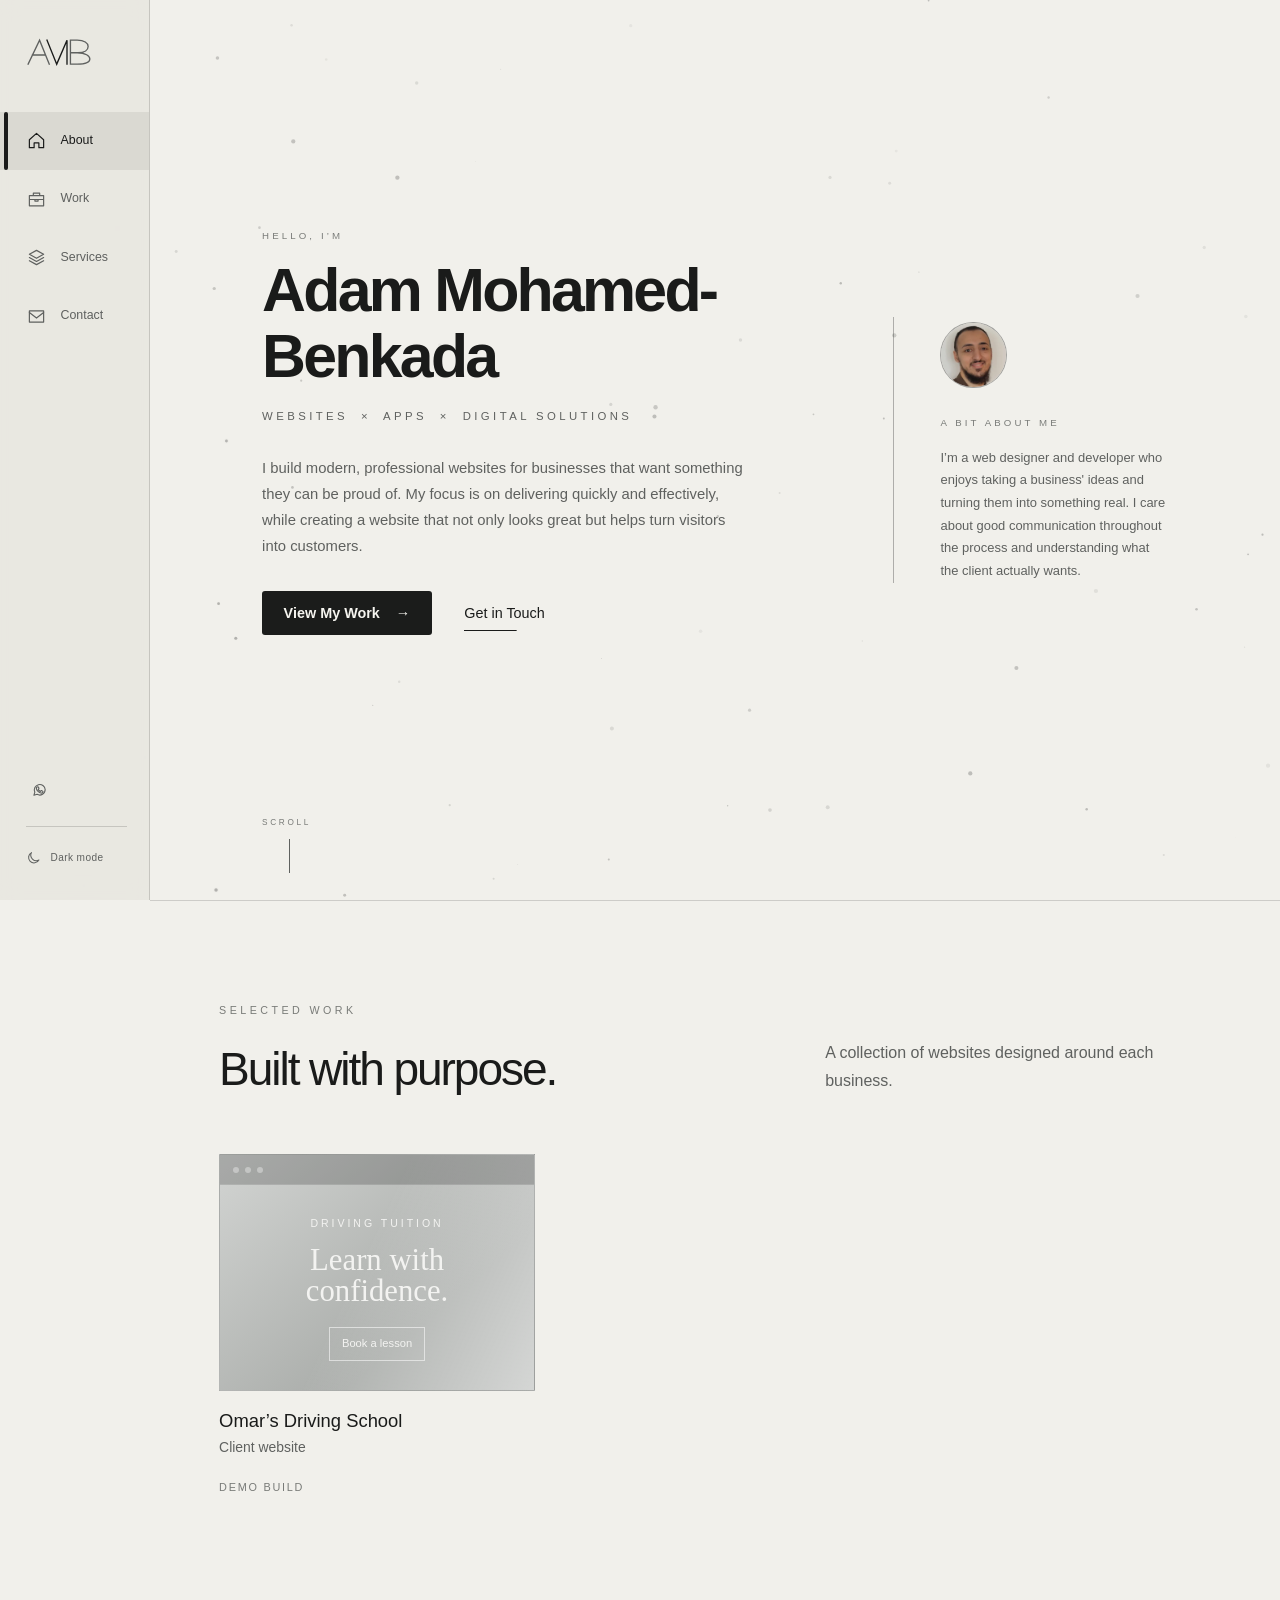
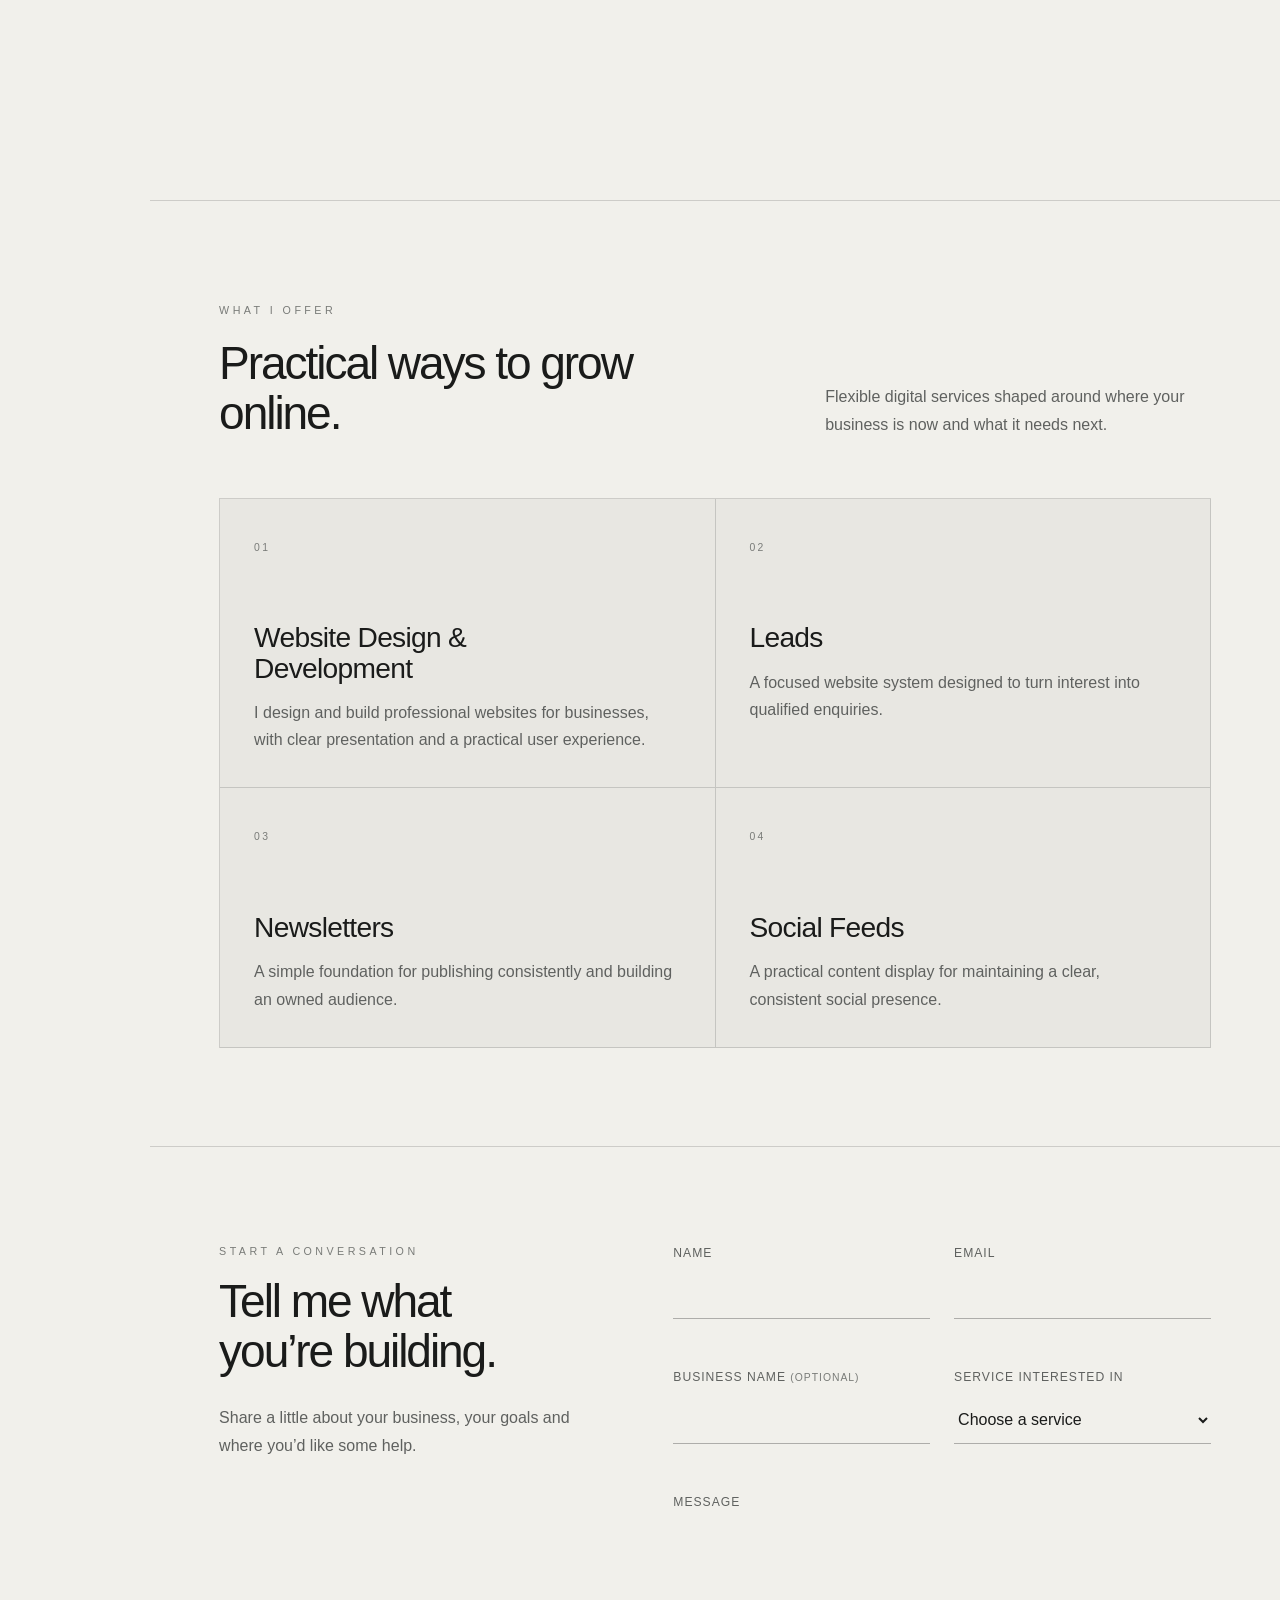
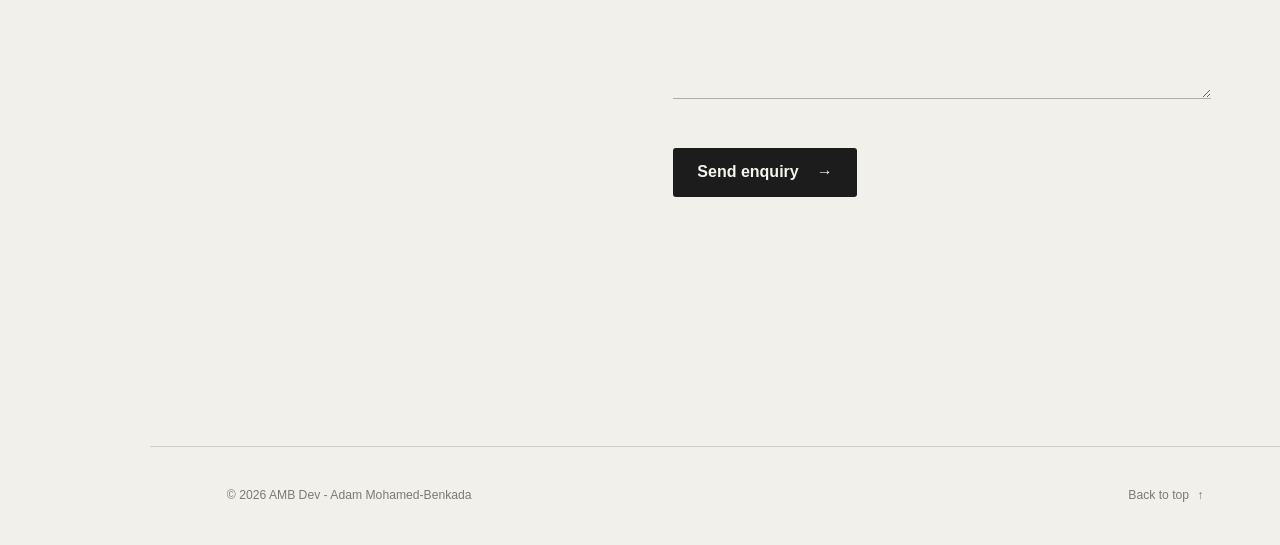
<file: index.html>
<!doctype html>
<html lang="en">
<head>
  <meta charset="utf-8">
  <meta name="viewport" content="width=device-width, initial-scale=1">
  <meta name="description" content="Explore Adam Mohamed-Benkada’s web design and development portfolio, including professional business websites, web apps and digital services.">
  <title>AMB Dev | Business Web Design &amp; Development | Adam Mohamed-Benkada</title>

  <link rel="canonical" href="https://ambdev.co.uk/">

  <meta property="og:title" content="Business Web Design &amp; Development | Adam Mohamed-Benkada">
  <meta property="og:description" content="AMB Dev is the web design and development portfolio of Adam Mohamed-Benkada, creating modern websites for businesses.">
  <meta property="og:type" content="website">
  <meta property="og:url" content="https://ambdev.co.uk/">
  <meta property="og:image" content="https://ambdev.co.uk/assets/images/social-preview.png">
  <meta property="og:image:width" content="1200">
  <meta property="og:image:height" content="630">
  <meta property="og:image:type" content="image/png">
  <meta property="og:image:alt" content="AMB logo with Web Designer &amp; Developer text on a dark background.">
  <meta name="twitter:card" content="summary_large_image">
  <meta name="twitter:title" content="Business Web Design &amp; Development | Adam Mohamed-Benkada">
  <meta name="twitter:description" content="Explore Adam Mohamed-Benkada’s web design and development portfolio, including professional business websites, web apps and digital services.">
  <meta name="twitter:image" content="https://ambdev.co.uk/assets/images/social-preview.png">

  <script type="application/ld+json">
{
  "@context": "https://schema.org",
  "@type": "WebSite",
  "name": "AMB Dev",
  "alternateName": ["AMBDev", "ambdev.co.uk"],
  "url": "https://ambdev.co.uk/"
}
</script>

  <link rel="icon" href="assets/icons/favicon-light.svg" type="image/svg+xml" media="(prefers-color-scheme: light)">
  <link rel="icon" href="assets/icons/favicon-dark.svg" type="image/svg+xml" media="(prefers-color-scheme: dark)">
  <!-- Optional favicon TODO: add PNG fallbacks only if older-browser support is required. -->
  <link rel="stylesheet" href="css/style.css">
  <script src="js/projects.js" defer></script>
  <script src="js/script.js" defer></script>
</head>
<body>
  <a class="skip-link" href="#main-content">Skip to content</a>
  <canvas id="particle-canvas" aria-hidden="true"></canvas>

  <aside class="sidebar" aria-label="Primary navigation">
    <a class="wordmark" href="#about" aria-label="Adam Mohamed-Benkada — home">
      <svg class="wordmark-logo" viewBox="0 0 112 48" aria-hidden="true">
        <path class="logo-stroke logo-muted" d="M2 44 22 2l17 42M9.5 28h21"/>
        <path class="logo-stroke logo-bright" d="M35 2 52 44 70 2v42"/>
        <path class="logo-stroke logo-muted" d="M76 2v42m0-42h12c12 0 19 5 19 11s-6 11-18 11H76m13 0c13 0 21 6 21 11s-7 9-22 9H76"/>
      </svg>
    </a>

    <nav class="sidebar-nav">
      <a class="nav-link is-active" href="#about" aria-current="page">
        <svg viewBox="0 0 24 24" aria-hidden="true"><path d="m3 11 9-8 9 8v10h-6v-6H9v6H3Z"/></svg>
        <span>About</span>
      </a>
      <a class="nav-link" href="#work">
        <svg viewBox="0 0 24 24" aria-hidden="true"><path d="M3 7h18v13H3zM8 7V4h8v3M3 12h18M10 12v2h4v-2"/></svg>
        <span>Work</span>
      </a>
      <a class="nav-link" href="#services">
        <svg viewBox="0 0 24 24" aria-hidden="true"><path d="m12 3 9 5-9 5-9-5 9-5Z"/><path d="m3 12 9 5 9-5M3 16l9 5 9-5"/></svg>
        <span>Services</span>
      </a>
      <a class="nav-link" href="#contact">
        <svg viewBox="0 0 24 24" aria-hidden="true"><path d="M3 5h18v14H3z"/><path d="m3 7 9 7 9-7"/></svg>
        <span>Contact</span>
      </a>
    </nav>

    <div class="sidebar-footer">
      <div class="socials" aria-label="WhatsApp contact">
        <a class="social-link" id="whatsapp-link" aria-label="WhatsApp — number to be added" aria-disabled="true">
          <svg viewBox="0 0 24 24" aria-hidden="true"><path d="M20.4 11.7a8.4 8.4 0 0 1-12.5 7.4L3 20.5l1.4-4.7a8.4 8.4 0 1 1 16-4.1Z"/><path d="M8.2 7.7c.2-.4.4-.4.7-.4h.5c.2 0 .4.1.5.4l.8 2c.1.3.1.5-.1.7l-.7.8c-.2.2-.1.4 0 .6.6 1.1 1.5 2 2.6 2.6.2.1.4.2.6 0l.9-1c.2-.2.4-.2.7-.1l1.9.9c.3.1.4.3.4.5 0 .3-.1 1.4-.8 1.9-.6.6-1.5.8-2.5.5-1-.2-2.3-.7-4-2.2-1.4-1.2-2.4-2.7-2.7-3.8-.3-1-.1-2.5.4-3.1l.8-.3Z"/></svg>
        </a>
      </div>

      <button class="theme-toggle" type="button" aria-label="Switch to light theme" aria-pressed="false">
        <svg class="theme-icon theme-icon-sun" viewBox="0 0 24 24" aria-hidden="true"><circle cx="12" cy="12" r="4"/><path d="M12 2v2M12 20v2M4.9 4.9l1.4 1.4M17.7 17.7l1.4 1.4M2 12h2M20 12h2M4.9 19.1l1.4-1.4M17.7 6.3l1.4-1.4"/></svg>
        <svg class="theme-icon theme-icon-moon" viewBox="0 0 24 24" aria-hidden="true"><path d="M20 15.5A8.5 8.5 0 0 1 8.5 4 8.5 8.5 0 1 0 20 15.5Z"/></svg>
        <span class="theme-label">Light mode</span>
      </button>
    </div>
  </aside>

  <header class="mobile-header">
    <a class="wordmark" href="#about" aria-label="Adam Mohamed-Benkada — home">
      <svg class="wordmark-logo" viewBox="0 0 112 48" aria-hidden="true">
        <path class="logo-stroke logo-muted" d="M2 44 22 2l17 42M9.5 28h21"/>
        <path class="logo-stroke logo-bright" d="M35 2 52 44 70 2v42"/>
        <path class="logo-stroke logo-muted" d="M76 2v42m0-42h12c12 0 19 5 19 11s-6 11-18 11H76m13 0c13 0 21 6 21 11s-7 9-22 9H76"/>
      </svg>
    </a>
    <div class="mobile-actions">
      <button class="theme-toggle theme-toggle-mobile" type="button" aria-label="Switch to light theme" aria-pressed="false">
        <svg class="theme-icon theme-icon-sun" viewBox="0 0 24 24" aria-hidden="true"><circle cx="12" cy="12" r="4"/><path d="M12 2v2M12 20v2M4.9 4.9l1.4 1.4M17.7 17.7l1.4 1.4M2 12h2M20 12h2M4.9 19.1l1.4-1.4M17.7 6.3l1.4-1.4"/></svg>
        <svg class="theme-icon theme-icon-moon" viewBox="0 0 24 24" aria-hidden="true"><path d="M20 15.5A8.5 8.5 0 0 1 8.5 4 8.5 8.5 0 1 0 20 15.5Z"/></svg>
      </button>
      <button class="menu-toggle" type="button" aria-expanded="false" aria-controls="mobile-menu" aria-label="Open navigation menu">
        <span></span><span></span><span></span>
      </button>
    </div>
    <nav class="mobile-nav" id="mobile-menu" aria-label="Mobile navigation">
      <a class="nav-link is-active" href="#about" aria-current="page">About</a>
      <a class="nav-link" href="#work">Work</a>
      <a class="nav-link" href="#services">Services</a>
      <a class="nav-link" href="#contact">Contact</a>
    </nav>
  </header>

  <main id="main-content">
    <section class="about section" id="about" aria-labelledby="about-title">
      <div class="about-intro">
        <p class="eyebrow">Hello, I’m</p>
        <h1 id="about-title">Adam Mohamed-Benkada</h1>
        <p class="specialisms">Websites <span aria-hidden="true">×</span> Apps <span aria-hidden="true">×</span> Digital Solutions</p>
        <p class="intro-copy">I build modern, professional websites for businesses that want something they can be proud of. My focus is on delivering quickly and effectively, while creating a website that not only looks great but helps turn visitors into customers.</p>
        <div class="about-actions">
          <a class="button button-primary" href="#work">View My Work <span aria-hidden="true">→</span></a>
          <a class="text-link" href="#contact">Get in Touch</a>
        </div>
      </div>

      <aside class="about-detail" aria-label="A bit about Adam">
        <div class="profile-placeholder">
          <img class="profile-image" src="assets/images/adam-mohamed-benkada.webp" alt="Portrait of Adam Mohamed-Benkada" width="320" height="320" decoding="async" fetchpriority="high">
        </div>
        <p class="eyebrow">A bit about me</p>
        <p>I’m a web designer and developer who enjoys taking a business' ideas and turning them into something real. I care about good communication throughout the process and understanding what the client actually wants.</p>
      </aside>

      <a class="scroll-cue" href="#work" aria-label="Scroll to selected work">
        <span>Scroll</span>
        <span class="scroll-line" aria-hidden="true"></span>
      </a>
    </section>

    <section class="work section content-section" id="work" aria-labelledby="work-title">
      <div class="section-heading">
        <p class="eyebrow">Selected work</p>
        <h2 id="work-title">Built with purpose.</h2>
        <p>A collection of websites designed around each business.</p>
      </div>

      <div class="project-grid" id="project-grid"></div>
    </section>

    <section class="services section content-section" id="services" aria-labelledby="services-title">
      <div class="section-heading">
        <p class="eyebrow">What I offer</p>
        <h2 id="services-title">Practical ways to grow online.</h2>
        <p>Flexible digital services shaped around where your business is now and what it needs next.</p>
      </div>

      <div class="service-grid">
        <article class="service-card"><span>01</span><h3>Website Design &amp; Development</h3><p>I design and build professional websites for businesses, with clear presentation and a practical user experience.</p></article>
        <article class="service-card"><span>02</span><h3>Leads</h3><p>A focused website system designed to turn interest into qualified enquiries.</p></article>
        <article class="service-card"><span>03</span><h3>Newsletters</h3><p>A simple foundation for publishing consistently and building an owned audience.</p></article>
        <article class="service-card"><span>04</span><h3>Social Feeds</h3><p>A practical content display for maintaining a clear, consistent social presence.</p></article>
      </div>
    </section>

    <section class="contact section content-section" id="contact" aria-labelledby="contact-title">
      <div class="contact-intro">
        <p class="eyebrow">Start a conversation</p>
        <h2 id="contact-title">Tell me what you’re building.</h2>
        <p>Share a little about your business, your goals and where you’d like some help.</p>
      </div>

      <!-- Netlify Forms handles production submissions; email notifications are configured in the Netlify dashboard. -->
      <form class="contact-form" id="contact-form" name="contact" action="/success.html" method="POST" data-netlify="true" data-netlify-honeypot="bot-field">
        <input type="hidden" name="form-name" value="contact">
        <p hidden aria-hidden="true">
          <label>Leave this field empty <input name="bot-field" tabindex="-1" autocomplete="off"></label>
        </p>
        <div class="form-row">
          <div class="form-field">
            <label for="name">Name</label>
            <input id="name" name="name" type="text" autocomplete="name" required>
            <span class="field-error" id="name-error"></span>
          </div>
          <div class="form-field">
            <label for="email">Email</label>
            <input id="email" name="email" type="email" autocomplete="email" required>
            <span class="field-error" id="email-error"></span>
          </div>
        </div>
        <div class="form-row">
          <div class="form-field">
            <label for="business">Business name <span>(optional)</span></label>
            <input id="business" name="business" type="text" autocomplete="organization">
            <span class="field-error" id="business-error"></span>
          </div>
          <div class="form-field">
            <label for="service">Service interested in</label>
            <select id="service" name="service" required>
              <option value="">Choose a service</option>
              <option value="lead-engine">Lead Engine</option>
              <option value="newsletter-engine">Newsletter Engine</option>
              <option value="content-studio">Social Media Content Studio</option>
              <option value="business-setup">Business Setup</option>
              <option value="other">Something else</option>
            </select>
            <span class="field-error" id="service-error"></span>
          </div>
        </div>
        <div class="form-field">
          <label for="message">Message</label>
          <textarea id="message" name="message" rows="6" required minlength="10"></textarea>
          <span class="field-error" id="message-error"></span>
        </div>
        <div class="form-footer">
          <button class="button button-primary" type="submit">Send enquiry <span aria-hidden="true">→</span></button>
          <p class="form-status" role="status" aria-live="polite"></p>
        </div>
      </form>
    </section>

    <footer class="site-footer">
      <p>© <span id="current-year"></span> AMB Dev - Adam Mohamed-Benkada</p>
      <a href="#about">Back to top <span aria-hidden="true">↑</span></a>
    </footer>
  </main>
</body>
</html>
</file>
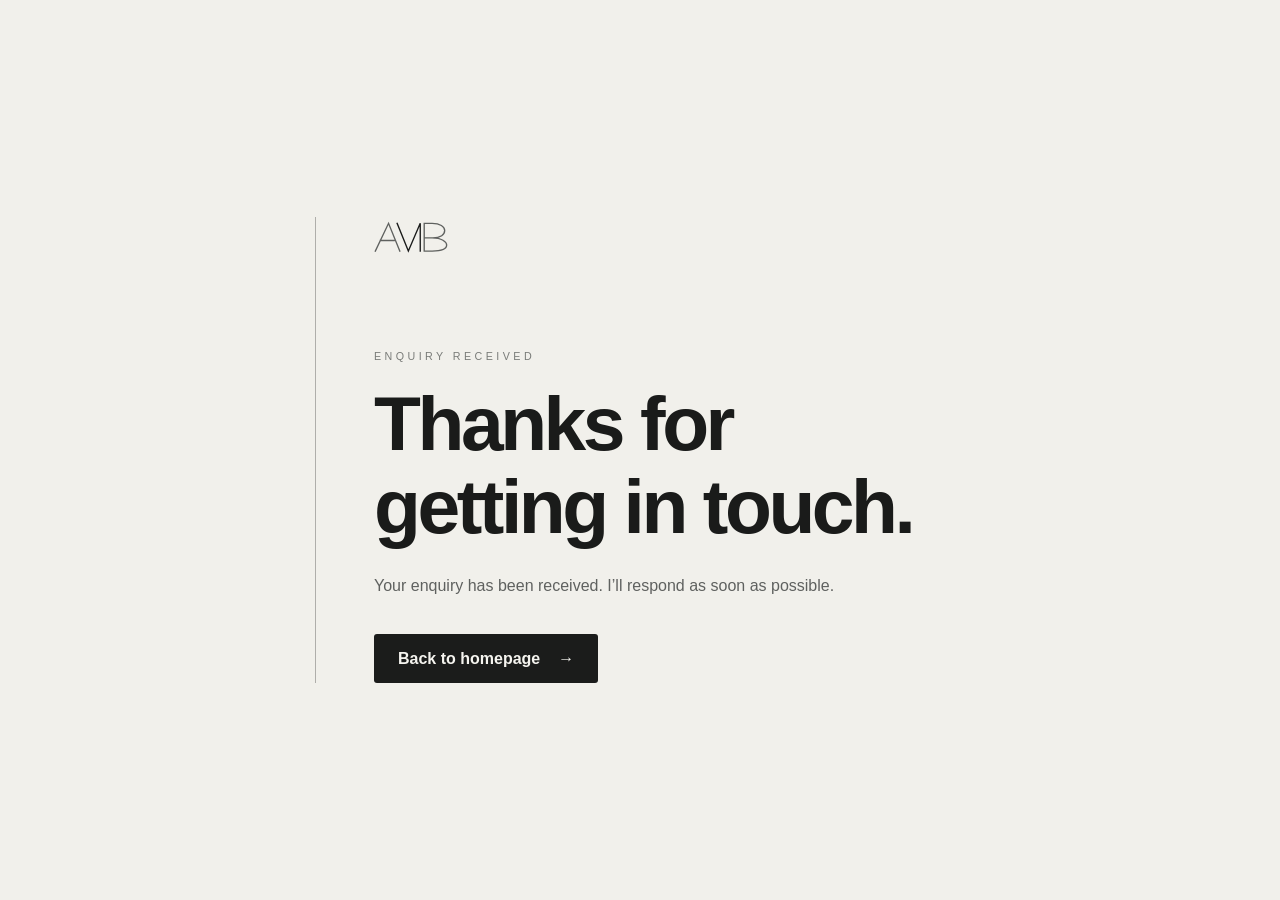
<file: success.html>
<!doctype html>
<html lang="en">
<head>
  <meta charset="utf-8">
  <meta name="viewport" content="width=device-width, initial-scale=1">
  <meta name="robots" content="noindex, follow">
  <title>Enquiry received | Adam Mohamed-Benkada</title>
  <link rel="icon" href="assets/icons/favicon-light.svg" type="image/svg+xml" media="(prefers-color-scheme: light)">
  <link rel="icon" href="assets/icons/favicon-dark.svg" type="image/svg+xml" media="(prefers-color-scheme: dark)">
  <link rel="stylesheet" href="css/style.css">
  <script src="js/script.js" defer></script>
</head>
<body class="success-page">
  <main class="success-main" id="main-content">
    <section class="success-content" aria-labelledby="success-title">
      <a class="wordmark" href="/" aria-label="Adam Mohamed-Benkada — home">
        <svg class="wordmark-logo" viewBox="0 0 112 48" aria-hidden="true">
          <path class="logo-stroke logo-muted" d="M2 44 22 2l17 42M9.5 28h21"/>
          <path class="logo-stroke logo-bright" d="M35 2 52 44 70 2v42"/>
          <path class="logo-stroke logo-muted" d="M76 2v42m0-42h12c12 0 19 5 19 11s-6 11-18 11H76m13 0c13 0 21 6 21 11s-7 9-22 9H76"/>
        </svg>
      </a>
      <p class="eyebrow">Enquiry received</p>
      <h1 id="success-title">Thanks for getting in touch.</h1>
      <p class="success-copy">Your enquiry has been received. I’ll respond as soon as possible.</p>
      <a class="button button-primary" href="/">Back to homepage <span aria-hidden="true">→</span></a>
    </section>
  </main>
</body>
</html>
</file>
<file: css/style.css>
:root {
  color-scheme: dark;
  --bg: #090a0a;
  --sidebar-bg: rgba(14, 15, 16, 0.93);
  --surface: rgba(255, 255, 255, 0.035);
  --surface-hover: rgba(255, 255, 255, 0.065);
  --text: #f3f3f1;
  --muted: #a3a3a0;
  --faint: #70716f;
  --border: rgba(255, 255, 255, 0.15);
  --border-strong: rgba(255, 255, 255, 0.27);
  --button-bg: #f1f1ee;
  --button-text: #111212;
  --particle: 225, 225, 220;
  --error: #f0a5a5;
  --sidebar-width: 150px;
  --content-max: 1160px;
  --ease: 220ms ease;
}

[data-theme="light"] {
  color-scheme: light;
  --bg: #f1f0eb;
  --sidebar-bg: rgba(232, 231, 225, 0.94);
  --surface: rgba(20, 21, 20, 0.035);
  --surface-hover: rgba(20, 21, 20, 0.07);
  --text: #1a1b1a;
  --muted: #5f615f;
  --faint: #797b78;
  --border: rgba(20, 21, 20, 0.16);
  --border-strong: rgba(20, 21, 20, 0.3);
  --button-bg: #1b1c1b;
  --button-text: #f5f4ef;
  --particle: 40, 41, 39;
  --error: #9e3131;
}

*,
*::before,
*::after {
  box-sizing: border-box;
}

html {
  scroll-behavior: smooth;
  scroll-padding-top: 1rem;
}

body {
  margin: 0;
  min-width: 320px;
  overflow-x: hidden;
  background: var(--bg);
  color: var(--text);
  font-family: Inter, "Helvetica Neue", Arial, sans-serif;
  font-size: 16px;
  line-height: 1.6;
  -webkit-font-smoothing: antialiased;
  transition: background-color var(--ease), color var(--ease);
}

button,
input,
select,
textarea {
  font: inherit;
}

button,
a {
  -webkit-tap-highlight-color: transparent;
}

a {
  color: inherit;
  text-decoration: none;
}

img,
svg {
  display: block;
}

::selection {
  background: var(--text);
  color: var(--bg);
}

:focus-visible {
  outline: 2px solid var(--text);
  outline-offset: 4px;
}

.skip-link {
  position: fixed;
  z-index: 1000;
  top: 1rem;
  left: 1rem;
  padding: 0.65rem 1rem;
  transform: translateY(-200%);
  background: var(--button-bg);
  color: var(--button-text);
  transition: transform var(--ease);
}

.skip-link:focus {
  transform: translateY(0);
}

#particle-canvas {
  position: fixed;
  z-index: 0;
  inset: 0;
  width: 100%;
  height: 100%;
  pointer-events: none;
}

.sidebar {
  position: fixed;
  z-index: 20;
  inset: 0 auto 0 0;
  display: flex;
  width: var(--sidebar-width);
  flex-direction: column;
  border-right: 1px solid var(--border);
  background: var(--sidebar-bg);
  backdrop-filter: blur(10px);
}

.wordmark {
  display: inline-flex;
  width: 64px;
  align-items: center;
  min-height: 42px;
}

.sidebar > .wordmark {
  margin: 35px 0 0 30px;
}

.wordmark-logo {
  width: 64px;
  height: auto;
  overflow: visible;
}

.logo-stroke {
  fill: none;
  stroke-linecap: square;
  stroke-linejoin: miter;
  stroke-width: 1.35;
  vector-effect: non-scaling-stroke;
}

.logo-muted {
  stroke: var(--muted);
}

.logo-bright {
  stroke: var(--text);
}

.sidebar-nav {
  margin-top: 42px;
}

.nav-link {
  color: var(--muted);
  transition: color var(--ease), background-color var(--ease);
}

.sidebar-nav .nav-link {
  position: relative;
  display: flex;
  min-height: 65px;
  align-items: center;
  gap: 16px;
  padding: 0 20px 0 30px;
  font-size: 0.86rem;
}

.sidebar-nav .nav-link::before {
  position: absolute;
  inset: 0 auto 0 4px;
  width: 4px;
  border-radius: 999px;
  background: transparent;
  content: "";
  transition: background-color var(--ease);
}

.sidebar-nav .nav-link svg {
  width: 21px;
  height: 21px;
  flex: 0 0 auto;
  fill: none;
  stroke: currentColor;
  stroke-linecap: round;
  stroke-linejoin: round;
  stroke-width: 1.5;
}

.nav-link:hover,
.nav-link.is-active {
  color: var(--text);
}

.sidebar-nav .nav-link:hover,
.sidebar-nav .nav-link.is-active {
  background: var(--surface-hover);
}

.sidebar-nav .nav-link.is-active::before {
  background: var(--text);
}

.sidebar-footer {
  margin-top: auto;
  padding: 0 25px 25px 29px;
}

.socials {
  display: flex;
  align-items: center;
  justify-content: space-between;
  gap: 0;
  padding-bottom: 20px;
  border-bottom: 1px solid var(--border);
}

.social-link {
  display: grid;
  width: 30px;
  min-height: 40px;
  place-items: center;
  color: var(--muted);
  transition: color var(--ease);
}

.social-link:hover {
  color: var(--text);
}

.social-link svg {
  width: 17px;
  height: 17px;
  fill: none;
  stroke: currentColor;
  stroke-linecap: round;
  stroke-linejoin: round;
  stroke-width: 1.7;
}

.theme-toggle {
  display: inline-flex;
  min-height: 44px;
  align-items: center;
  gap: 10px;
  margin: 12px 0 0;
  padding: 0;
  border: 0;
  background: transparent;
  color: var(--muted);
  cursor: pointer;
  font-size: 0.7rem;
  letter-spacing: 0.04em;
}

.theme-toggle:hover {
  color: var(--text);
}

.theme-icon {
  width: 17px;
  height: 17px;
  fill: none;
  stroke: currentColor;
  stroke-linecap: round;
  stroke-linejoin: round;
  stroke-width: 1.6;
}

.theme-icon-moon,
[data-theme="light"] .theme-icon-sun {
  display: none;
}

[data-theme="light"] .theme-icon-moon {
  display: block;
}

.mobile-header {
  display: none;
}

main {
  position: relative;
  z-index: 1;
  margin-left: var(--sidebar-width);
}

.section {
  position: relative;
  scroll-margin-top: 0;
}

.about {
  display: grid;
  min-height: 100svh;
  grid-template-columns: minmax(0, 1.7fr) minmax(243px, 0.83fr);
  column-gap: clamp(49px, 5.4vw, 90px);
  align-items: center;
  max-width: var(--content-max);
  margin: 0 auto;
  padding: 63px clamp(43px, 5.4vw, 78px);
}

.about-intro {
  min-width: 0;
  max-width: 585px;
  transform: translateY(-2vh);
}

.eyebrow {
  margin: 0 0 18px;
  color: var(--faint);
  font-size: 0.67rem;
  font-weight: 500;
  letter-spacing: 0.32em;
  line-height: 1.4;
  text-transform: uppercase;
}

h1,
h2,
h3,
p {
  margin-top: 0;
}

h1,
h2,
h3 {
  line-height: 1.08;
}

h1 {
  max-width: 675px;
  margin-bottom: 18px;
  font-size: clamp(2.8rem, 4.75vw, 4.65rem);
  font-weight: 600;
  letter-spacing: -0.045em;
}

.specialisms {
  margin-bottom: 33px;
  color: var(--muted);
  font-size: clamp(0.65rem, 0.92vw, 0.79rem);
  font-weight: 500;
  letter-spacing: 0.3em;
  line-height: 1.8;
  text-transform: uppercase;
}

.specialisms span {
  margin: 0 0.55em;
}

.intro-copy {
  max-width: 540px;
  margin-bottom: 35px;
  color: var(--muted);
  font-size: clamp(0.94rem, 1.22vw, 1.03rem);
  line-height: 1.75;
}

.about-actions {
  display: flex;
  align-items: center;
  gap: 36px;
}

.button {
  display: inline-flex;
  min-height: 49px;
  align-items: center;
  justify-content: center;
  gap: 18px;
  padding: 0 23px;
  border: 1px solid transparent;
  border-radius: 3px;
  cursor: pointer;
  font-weight: 600;
  transition: transform var(--ease), box-shadow var(--ease), background-color var(--ease);
}

.button:hover {
  transform: translateY(-2px);
  box-shadow: 0 10px 28px rgba(0, 0, 0, 0.18);
}

.button-primary {
  background: var(--button-bg);
  color: var(--button-text);
}

.text-link,
.project-link {
  position: relative;
  display: inline-flex;
  min-height: 44px;
  align-items: center;
  color: var(--text);
}

.text-link::after,
.project-link::after {
  position: absolute;
  right: 0;
  bottom: 4px;
  left: 0;
  height: 1px;
  transform: scaleX(0.65);
  transform-origin: left;
  background: currentColor;
  content: "";
  transition: transform var(--ease);
}

.text-link:hover::after,
.project-link:hover::after {
  transform: scaleX(1);
}

.about-detail {
  min-width: 0;
  min-height: 288px;
  padding: 5px 0 0 clamp(38px, 3.6vw, 59px);
  border-left: 1px solid var(--border-strong);
}

.profile-placeholder {
  display: grid;
  width: 74px;
  height: 74px;
  place-items: center;
  overflow: hidden;
  margin-bottom: 31px;
  border: 1px solid var(--border-strong);
  border-radius: 50%;
  background: var(--surface-hover);
}

.profile-image {
  display: block;
  width: 100%;
  height: 100%;
  object-fit: cover;
}

.about-detail .eyebrow {
  margin-bottom: 19px;
}

.about-detail > p:last-child {
  margin: 0;
  color: var(--muted);
  font-size: 0.9rem;
  line-height: 1.75;
}

.scroll-cue {
  position: absolute;
  bottom: 3vh;
  left: clamp(43px, 5.4vw, 78px);
  display: flex;
  flex-direction: column;
  gap: 10px;
  color: var(--faint);
  font-size: 0.57rem;
  letter-spacing: 0.32em;
  text-transform: uppercase;
}

.scroll-line {
  width: 1px;
  height: 38px;
  margin-left: 30px;
  background: var(--muted);
}

.content-section {
  max-width: var(--content-max);
  min-height: 100svh;
  margin: 0 auto;
  padding: clamp(95px, 10.8vh, 135px) clamp(43px, 5.4vw, 78px);
  border-top: 1px solid var(--border);
}

.section-heading {
  display: grid;
  grid-template-columns: minmax(280px, 0.9fr) minmax(250px, 0.65fr);
  gap: 41px 72px;
  align-items: end;
  margin-bottom: 59px;
}

.section-heading .eyebrow {
  grid-column: 1 / -1;
  margin-bottom: -20px;
}

.section-heading h2,
.contact-intro h2 {
  margin-bottom: 0;
  font-size: clamp(2.3rem, 3.6vw, 3.6rem);
  font-weight: 500;
  letter-spacing: -0.045em;
}

.section-heading > p:last-child,
.contact-intro > p:last-child {
  margin: 0;
  color: var(--muted);
  line-height: 1.75;
}

.project-grid {
  display: grid;
  grid-template-columns: repeat(3, minmax(0, 1fr));
  gap: 22px;
}

.project-preview {
  position: relative;
  min-height: 0;
  aspect-ratio: 4 / 3;
  overflow: hidden;
  border: 1px solid var(--border);
  background:
    linear-gradient(115deg, transparent 45%, rgba(255,255,255,.06)),
    linear-gradient(140deg, #202224, #0e1010 68%);
}

.project-image {
  display: block;
  width: 100%;
  height: 100%;
  object-fit: cover;
}

[data-theme="light"] .project-preview {
  background:
    linear-gradient(115deg, transparent 45%, rgba(255,255,255,.5)),
    linear-gradient(140deg, #d2d4d2, #aaadaa 68%);
}

.browser-bar {
  display: flex;
  height: 30px;
  align-items: center;
  gap: 6px;
  padding: 0 13px;
  border-bottom: 1px solid rgba(255,255,255,.12);
  background: rgba(0,0,0,.2);
}

.browser-bar span {
  width: 6px;
  height: 6px;
  border-radius: 50%;
  background: rgba(255,255,255,.35);
}

.preview-content {
  position: absolute;
  inset: 30px 0 0;
  display: flex;
  flex-direction: column;
  align-items: center;
  justify-content: center;
  padding: 22px;
  color: #f3f3f1;
  text-align: center;
}

.preview-label {
  margin-bottom: 14px;
  font-size: 0.66rem;
  letter-spacing: 0.28em;
  text-transform: uppercase;
}

.preview-content strong {
  max-width: 300px;
  font-family: Georgia, serif;
  font-size: clamp(1.65rem, 2.4vw, 2.6rem);
  font-weight: 400;
  line-height: 1;
}

.preview-button {
  margin-top: 20px;
  padding: 7px 12px;
  border: 1px solid rgba(255,255,255,.55);
  font-size: 0.7rem;
}

.project-info {
  display: flex;
  align-items: flex-start;
  flex-direction: column;
  gap: 7px;
  padding: 20px 0;
}

.project-info h3 {
  margin-bottom: 5px;
  font-size: 1.15rem;
  font-weight: 500;
}

.project-info p {
  margin: 0;
  color: var(--muted);
  font-size: 0.87rem;
}

.project-link {
  gap: 10px;
  font-size: 0.88rem;
}

.project-status {
  display: inline-flex;
  min-height: 44px;
  align-items: center;
  color: var(--faint);
  font-size: 0.68rem;
  font-weight: 500;
  letter-spacing: 0.16em;
  text-transform: uppercase;
}

.service-grid {
  display: grid;
  grid-template-columns: repeat(2, minmax(0, 1fr));
  border-top: 1px solid var(--border);
  border-left: 1px solid var(--border);
}

.service-card {
  min-height: 260px;
  padding: 34px;
  border-right: 1px solid var(--border);
  border-bottom: 1px solid var(--border);
  background: var(--surface);
  transition: background-color var(--ease), transform var(--ease);
}

.service-card:hover {
  background: var(--surface-hover);
}

.service-card > span {
  color: var(--faint);
  font-size: 0.65rem;
  letter-spacing: 0.22em;
}

.service-card h3 {
  max-width: 370px;
  margin: 65px 0 15px;
  font-size: clamp(1.4rem, 2.2vw, 2rem);
  font-weight: 500;
  letter-spacing: -0.025em;
}

.service-card p {
  max-width: 420px;
  margin-bottom: 0;
  color: var(--muted);
  line-height: 1.7;
}

.contact {
  display: grid;
  grid-template-columns: minmax(270px, 0.72fr) minmax(420px, 1.1fr);
  gap: clamp(60px, 8vw, 120px);
  align-items: start;
}

.contact-intro {
  position: sticky;
  top: 100px;
}

.contact-intro h2 {
  margin-bottom: 28px;
}

.contact-form {
  display: grid;
  gap: 30px;
}

.form-row {
  display: grid;
  grid-template-columns: repeat(2, minmax(0, 1fr));
  gap: 24px;
}

.form-field {
  display: flex;
  flex-direction: column;
}

.form-field label {
  margin-bottom: 8px;
  color: var(--muted);
  font-size: 0.76rem;
  letter-spacing: 0.08em;
  text-transform: uppercase;
}

.form-field label span {
  color: var(--faint);
  font-size: 0.65rem;
}

.form-field input,
.form-field select,
.form-field textarea {
  width: 100%;
  border: 0;
  border-bottom: 1px solid var(--border-strong);
  border-radius: 0;
  outline: 0;
  background: transparent;
  color: var(--text);
  transition: border-color var(--ease), background-color var(--ease);
}

.form-field input,
.form-field select {
  height: 48px;
}

.form-field textarea {
  min-height: 145px;
  padding: 12px 0;
  resize: vertical;
}

.form-field select {
  cursor: pointer;
}

.form-field select option {
  background: var(--bg);
  color: var(--text);
}

.form-field input:focus,
.form-field select:focus,
.form-field textarea:focus {
  border-color: var(--text);
}

.form-field [aria-invalid="true"] {
  border-color: var(--error);
}

.field-error {
  min-height: 19px;
  padding-top: 4px;
  color: var(--error);
  font-size: 0.73rem;
}

.form-footer {
  display: flex;
  align-items: center;
  gap: 24px;
}

.form-status {
  margin: 0;
  color: var(--muted);
  font-size: 0.82rem;
  line-height: 1.5;
}

.site-footer {
  position: relative;
  z-index: 1;
  display: flex;
  max-width: var(--content-max);
  align-items: center;
  justify-content: space-between;
  margin: 0 auto;
  padding: 27px clamp(48px, 6vw, 86px);
  border-top: 1px solid var(--border);
  color: var(--faint);
  font-size: 0.76rem;
}

.site-footer p {
  margin: 0;
}

.site-footer a {
  min-height: 44px;
  display: inline-flex;
  align-items: center;
  gap: 8px;
}

.success-page main {
  min-height: 100svh;
  margin-left: 0;
}

.success-main {
  display: grid;
  place-items: center;
  padding: clamp(32px, 7vw, 96px);
}

.success-content {
  width: min(100%, 650px);
  padding-left: clamp(28px, 5vw, 58px);
  border-left: 1px solid var(--border-strong);
}

.success-content .wordmark {
  width: 74px;
  margin-bottom: clamp(56px, 10vh, 90px);
}

.success-content .wordmark-logo {
  width: 74px;
}

.success-content h1 {
  margin-bottom: 24px;
  font-size: clamp(2.65rem, 7vw, 4.8rem);
}

.success-copy {
  max-width: 510px;
  margin-bottom: 34px;
  color: var(--muted);
  font-size: 1rem;
  line-height: 1.75;
}

@media (max-width: 1100px) {
  .about {
    grid-template-columns: minmax(0, 1.45fr) minmax(225px, 0.8fr);
    column-gap: 43px;
    padding-right: 41px;
    padding-left: 41px;
  }

  .about-detail {
    padding-left: 34px;
  }

  .scroll-cue {
    left: 41px;
  }

  .content-section,
  .site-footer {
    padding-right: 41px;
    padding-left: 41px;
  }

  .project-grid {
    grid-template-columns: repeat(2, minmax(0, 1fr));
  }

  .contact {
    grid-template-columns: 0.75fr 1.1fr;
    gap: 55px;
  }
}

@media (max-width: 860px) {
  html {
    scroll-padding-top: 72px;
  }

  .sidebar {
    display: none;
  }

  .mobile-header {
    position: fixed;
    z-index: 50;
    top: 0;
    right: 0;
    left: 0;
    display: flex;
    height: 70px;
    align-items: center;
    justify-content: space-between;
    padding: 0 24px;
    border-bottom: 1px solid var(--border);
    background: var(--sidebar-bg);
    backdrop-filter: blur(12px);
  }

  .mobile-header .wordmark {
    width: 64px;
    min-height: 44px;
  }

  .mobile-header .wordmark-logo {
    width: 64px;
  }

  .mobile-actions {
    display: flex;
    align-items: center;
    gap: 12px;
  }

  .theme-toggle-mobile {
    display: grid;
    width: 44px;
    min-height: 44px;
    place-items: center;
    margin: 0;
  }

  .menu-toggle {
    display: grid;
    width: 44px;
    height: 44px;
    place-content: center;
    gap: 5px;
    padding: 0;
    border: 0;
    background: transparent;
    color: var(--text);
    cursor: pointer;
  }

  .menu-toggle span {
    width: 23px;
    height: 1px;
    background: currentColor;
    transition: transform var(--ease), opacity var(--ease);
  }

  .menu-toggle[aria-expanded="true"] span:first-child {
    transform: translateY(6px) rotate(45deg);
  }

  .menu-toggle[aria-expanded="true"] span:nth-child(2) {
    opacity: 0;
  }

  .menu-toggle[aria-expanded="true"] span:last-child {
    transform: translateY(-6px) rotate(-45deg);
  }

  .mobile-nav {
    position: absolute;
    z-index: 1;
    top: 69px;
    right: 0;
    left: 0;
    display: grid;
    visibility: hidden;
    padding: 12px 24px 22px;
    transform: translateY(-10px);
    border-bottom: 1px solid var(--border);
    background: var(--bg);
    opacity: 0;
    transition: visibility var(--ease), opacity var(--ease), transform var(--ease);
  }

  .mobile-nav.is-open {
    visibility: visible;
    transform: translateY(0);
    opacity: 1;
  }

  .mobile-nav .nav-link {
    display: flex;
    min-height: 50px;
    align-items: center;
    border-bottom: 1px solid var(--border);
  }

  main {
    margin-left: 0;
  }

  .about {
    min-height: auto;
    grid-template-columns: minmax(0, 1fr);
    gap: 70px;
    padding: 155px 7vw 105px;
  }

  .about-intro {
    transform: none;
  }

  .about-detail {
    display: grid;
    min-height: auto;
    grid-template-columns: 82px 1fr;
    column-gap: 30px;
    padding: 42px 0 0;
    border-top: 1px solid var(--border-strong);
    border-left: 0;
  }

  .profile-placeholder {
    grid-row: span 2;
    margin-bottom: 0;
  }

  .about-detail .eyebrow {
    align-self: end;
    margin-bottom: 11px;
  }

  .about-detail > p:last-child {
    grid-column: 2;
  }

  .scroll-cue {
    display: none;
  }

  .content-section {
    min-height: auto;
    padding: 100px 7vw;
  }

  .site-footer {
    padding-right: 7vw;
    padding-left: 7vw;
  }

  .project-preview {
    min-height: 0;
  }

  .contact {
    grid-template-columns: 1fr;
    gap: 60px;
  }

  .contact-intro {
    position: static;
    max-width: 570px;
  }
}

@media (max-width: 620px) {
  .mobile-header {
    padding-right: 18px;
    padding-left: 18px;
  }

  .about {
    gap: 60px;
    padding: 132px 22px 85px;
  }

  h1 {
    margin-bottom: 16px;
    font-size: clamp(2.55rem, 13vw, 4rem);
  }

  .eyebrow {
    margin-bottom: 14px;
  }

  .specialisms {
    margin-bottom: 28px;
    font-size: 0.65rem;
    letter-spacing: 0.19em;
  }

  .specialisms span {
    margin: 0 0.3em;
  }

  .intro-copy {
    margin-bottom: 30px;
    font-size: 1rem;
    line-height: 1.7;
  }

  .about-actions {
    flex-wrap: wrap;
    gap: 17px 28px;
  }

  .about-detail {
    display: block;
    padding-top: 32px;
  }

  .profile-placeholder {
    width: 72px;
    height: 72px;
    margin-bottom: 25px;
  }

  .about-detail > p:last-child {
    font-size: 0.94rem;
  }

  .content-section {
    padding: 82px 22px;
  }

  .section-heading {
    display: block;
    margin-bottom: 44px;
  }

  .section-heading .eyebrow {
    margin-bottom: 14px;
  }

  .section-heading h2,
  .contact-intro h2 {
    margin-bottom: 22px;
    font-size: clamp(2.2rem, 11vw, 3.2rem);
  }

  .project-grid,
  .service-grid {
    grid-template-columns: 1fr;
  }

  .project-preview {
    min-height: 0;
  }

  .preview-content strong {
    font-size: clamp(2rem, 9vw, 2.8rem);
  }

  .project-info {
    align-items: flex-start;
    flex-direction: column;
    gap: 8px;
  }

  .service-card {
    min-height: 225px;
    padding: 28px;
  }

  .service-card h3 {
    margin-top: 45px;
  }

  .contact {
    gap: 40px;
  }

  .form-row {
    grid-template-columns: 1fr;
    gap: 24px;
  }

  .form-footer {
    align-items: flex-start;
    flex-direction: column;
  }

  .site-footer {
    padding: 24px 22px;
  }
}

/* Desktop density mirrors the approved 90% browser reference using real dimensions. */
@media (min-width: 861px) {
  .sidebar > .wordmark {
    margin: 31.5px 0 0 27px;
  }

  .sidebar-nav {
    margin-top: 38px;
  }

  .sidebar-nav .nav-link {
    min-height: 58.5px;
    gap: 14.5px;
    padding: 0 18px 0 27px;
    font-size: 0.775rem;
  }

  .sidebar-nav .nav-link svg {
    width: 19px;
    height: 19px;
  }

  .sidebar-footer {
    padding: 0 22.5px 22.5px 26px;
  }

  .socials {
    padding-bottom: 18px;
  }

  .social-link {
    width: 27px;
    min-height: 36px;
  }

  .social-link svg,
  .theme-icon {
    width: 15.5px;
    height: 15.5px;
  }

  .theme-toggle {
    min-height: 39.5px;
    margin-top: 11px;
    gap: 9px;
    font-size: 0.63rem;
  }

  .about {
    max-width: 1044px;
    font-size: 0.9rem;
  }

  .about-intro {
    max-width: 527px;
  }

  .about .eyebrow {
    margin-bottom: 16px;
    font-size: 0.605rem;
  }

  .about h1 {
    max-width: 608px;
    margin-bottom: 16px;
    font-size: clamp(2.52rem, 4.75vw, 4.185rem);
  }

  .specialisms {
    margin-bottom: 30px;
    font-size: clamp(0.585rem, 0.92vw, 0.71rem);
  }

  .intro-copy {
    max-width: 486px;
    margin-bottom: 31.5px;
    font-size: clamp(0.845rem, 1.22vw, 0.927rem);
  }

  .about-actions {
    gap: 32.5px;
  }

  .about .button {
    min-height: 44px;
    gap: 16px;
    padding: 0 20.5px;
  }

  .about-detail {
    min-height: 259px;
    padding-top: 4.5px;
  }

  .about .profile-placeholder {
    width: 66.5px;
    height: 66.5px;
    margin-bottom: 28px;
  }

  .about-detail .eyebrow {
    margin-bottom: 17px;
  }

  .about-detail > p:last-child {
    font-size: 0.81rem;
  }

  .scroll-cue {
    font-size: 0.515rem;
  }

  .scroll-line {
    height: 34px;
    margin-left: 27px;
  }
}

@media (min-width: 861px) {
  .about {
    grid-template-columns: minmax(0, 1.7fr) minmax(219px, 0.83fr);
    column-gap: clamp(44px, 5.4vw, 81px);
    padding: 57px clamp(39px, 5.4vw, 70px);
  }

  .about-detail {
    padding-left: clamp(34px, 3.6vw, 53px);
  }

  .scroll-cue {
    left: clamp(39px, 5.4vw, 70px);
  }
}

@media (prefers-reduced-motion: reduce) {
  html {
    scroll-behavior: auto;
  }

  *,
  *::before,
  *::after {
    scroll-behavior: auto !important;
    transition-duration: 0.01ms !important;
    animation-duration: 0.01ms !important;
    animation-iteration-count: 1 !important;
  }
}
</file>
